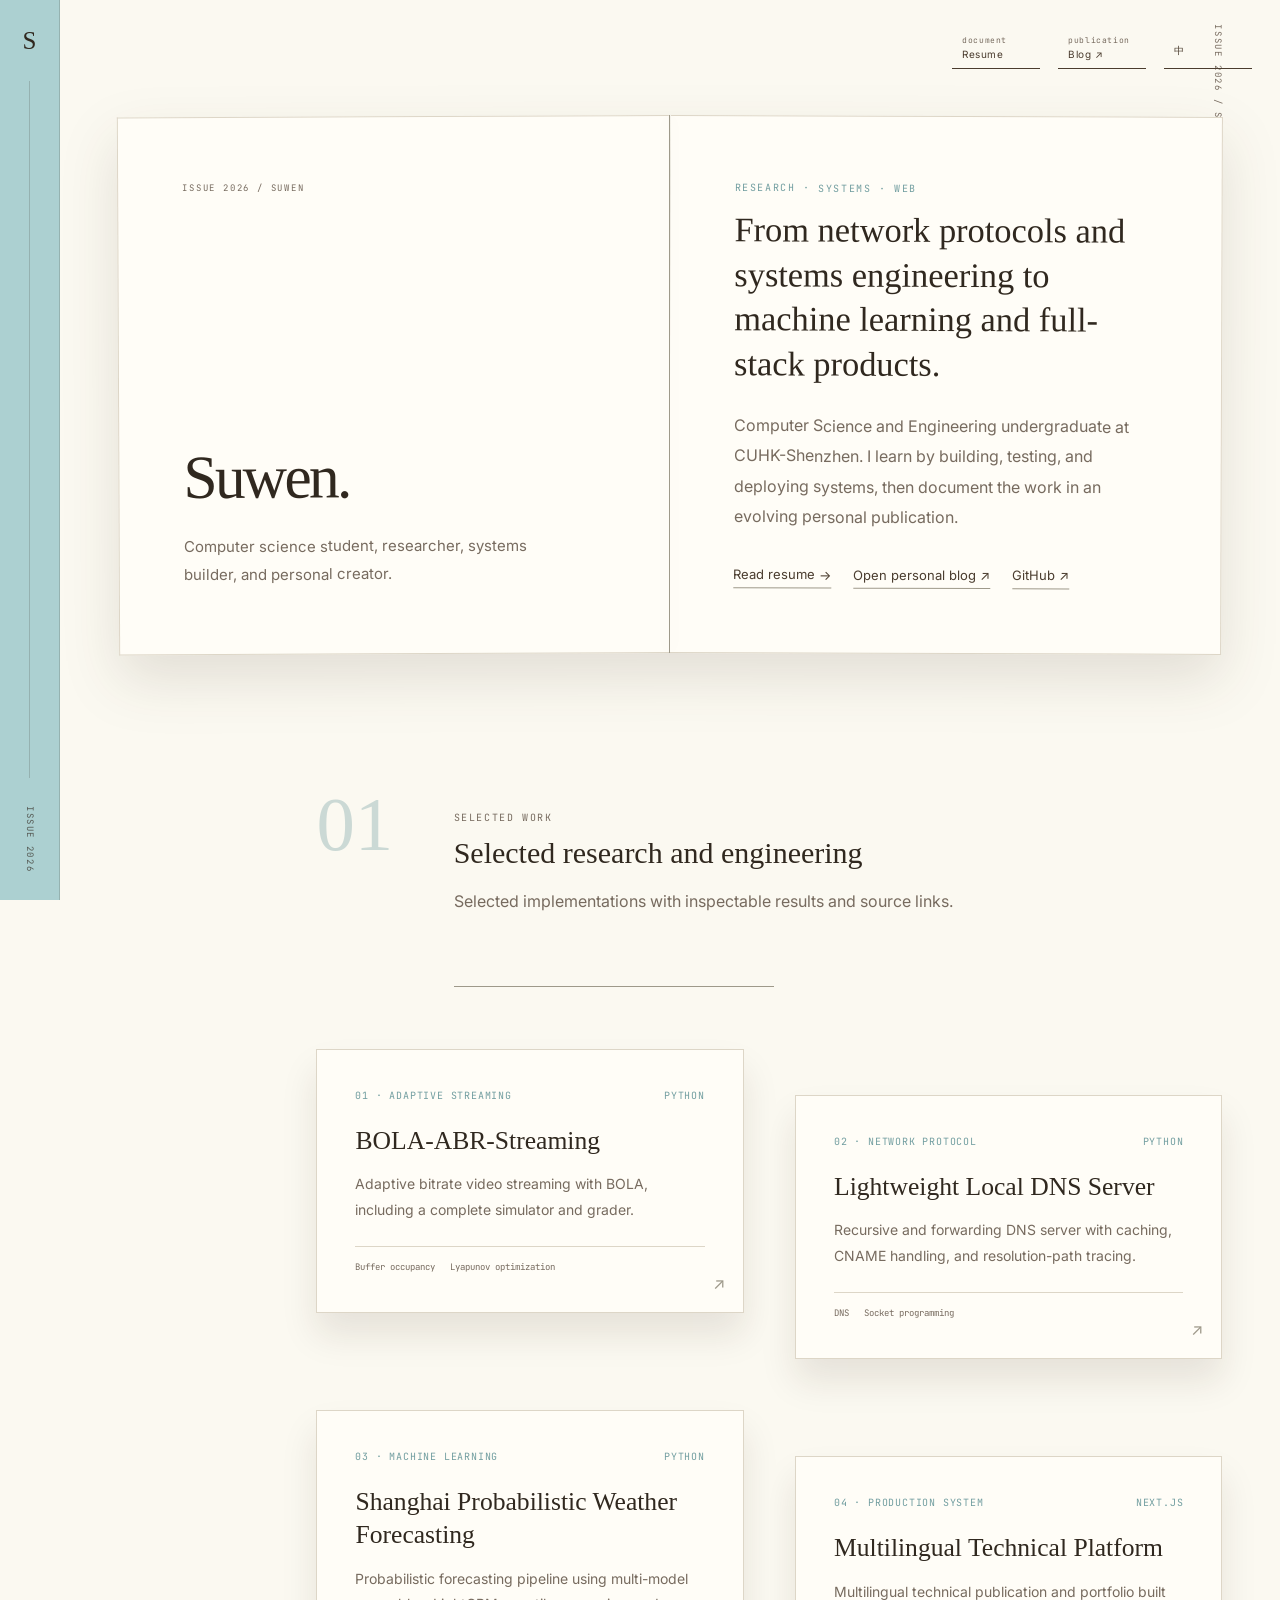
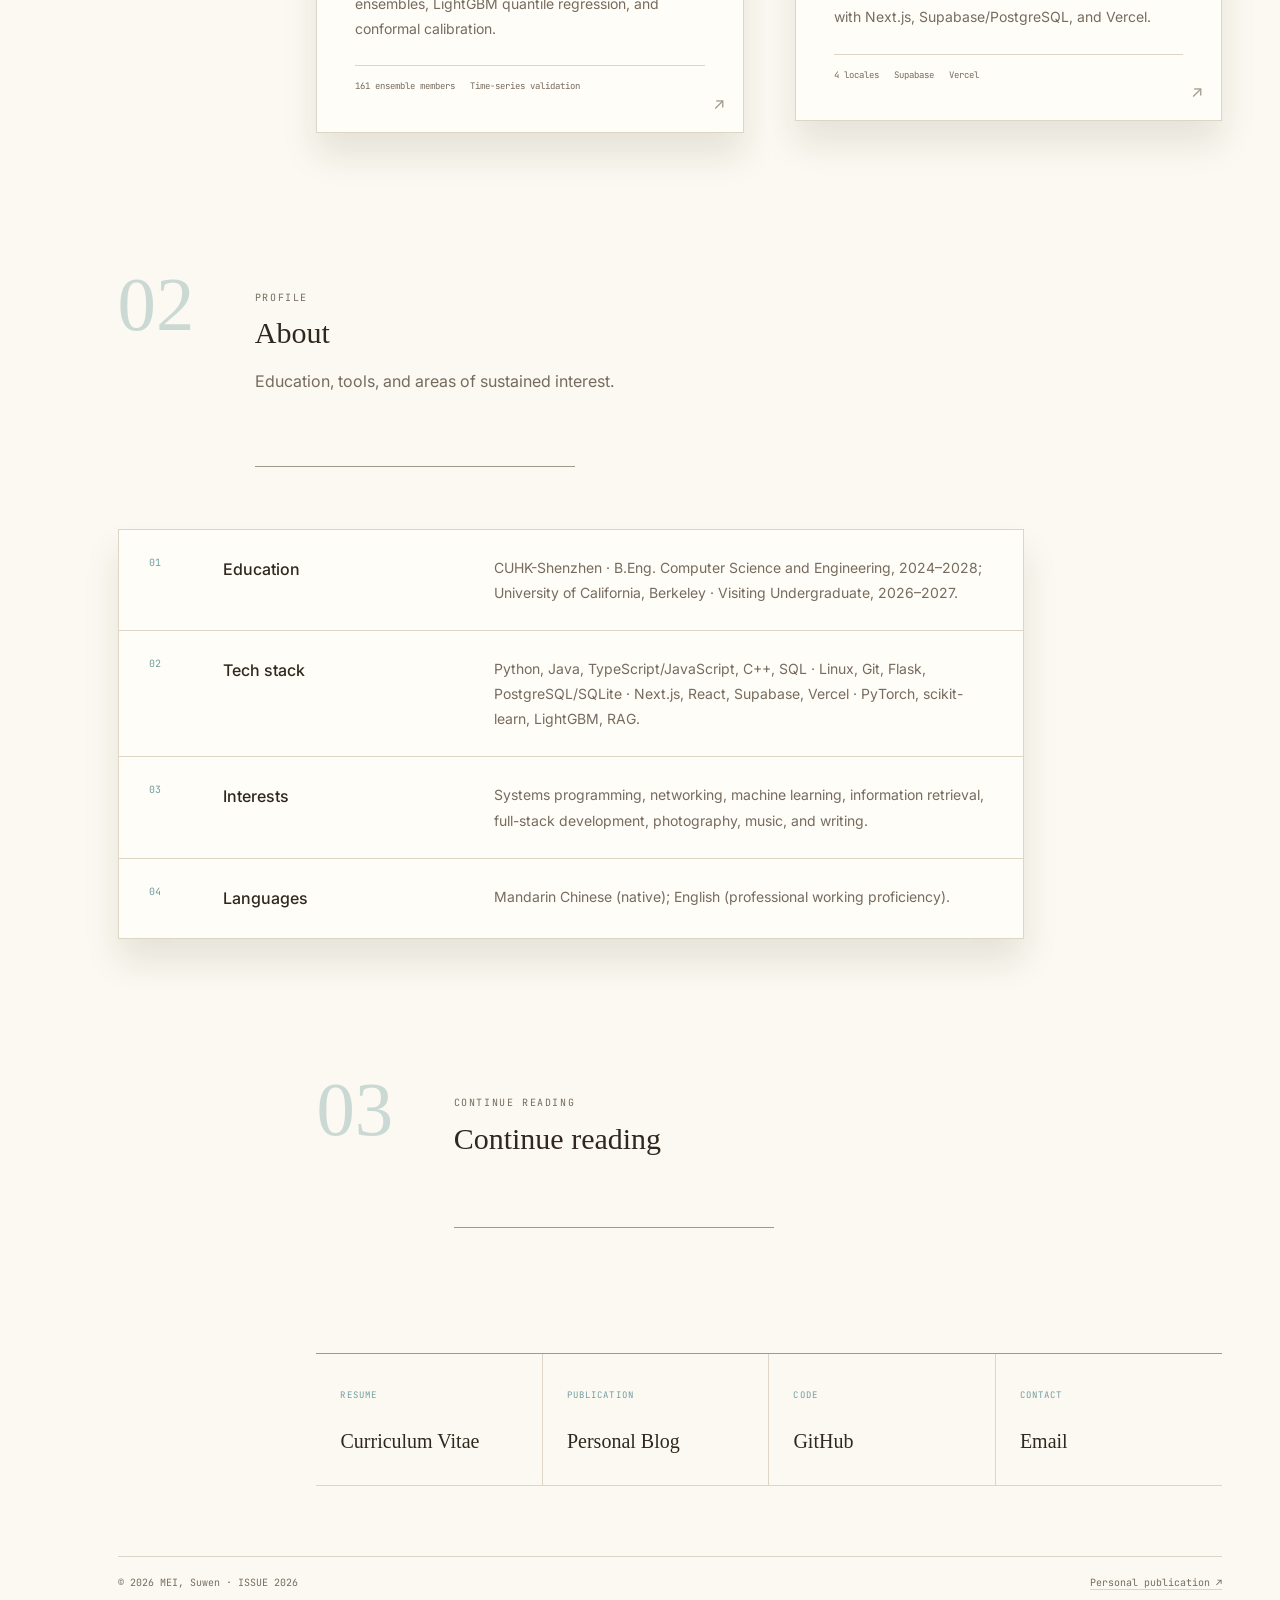
<file: index.html>
<!DOCTYPE html>
<html lang="zh">
<head>
  <meta charset="UTF-8">
  <meta name="viewport" content="width=device-width, initial-scale=1.0">
  <title>MEI, Suwen — CS Student & Developer</title>
  <meta name="description" content="Personal homepage of MEI, Suwen (梅苏文). Computer Science student at CUHK-Shenzhen.">
  <meta property="og:title" content="MEI, Suwen — CS Student & Developer">
  <meta property="og:description" content="Computer Science, systems, networking, machine learning, and full-stack development.">
  <meta property="og:type" content="website">
  <meta property="og:url" content="https://suwen02.github.io">
  <meta property="og:image" content="https://avatars.githubusercontent.com/u/179256519?v=4">
  <link rel="icon" href="data:image/svg+xml,<svg xmlns='http://www.w3.org/2000/svg' viewBox='0 0 28 28'><rect width='28' height='28' rx='4' fill='%23acd0d1'/><text x='14' y='20' text-anchor='middle' font-size='16' fill='%2330281f' font-family='serif'>S</text></svg>">
  <link rel="stylesheet" href="/assets/editorial.css">
</head>
<body>
  <aside class="editorial-rail" aria-label="Site identity">
    <a class="editorial-rail__brand" href="/" aria-label="Suwen home">S</a>
    <span class="editorial-rail__rule" aria-hidden="true"></span>
    <span class="editorial-rail__issue">ISSUE 2026</span>
  </aside>

  <header class="mobile-header">
    <a class="mobile-header__brand" href="/">Suwen.</a>
    <nav class="mobile-header__links" aria-label="Mobile navigation">
      <a href="/resume/">CV</a>
      <a data-blog-link href="https://suwen-blog.vercel.app/zh">BLOG</a>
      <button type="button" data-lang-toggle onclick="toggleLang()">EN</button>
    </nav>
  </header>

  <nav class="top-utility" aria-label="Primary navigation">
    <a class="utility-link" href="/resume/"><small>document</small><span data-lang-zh>简历</span><span data-lang-en>Resume</span></a>
    <a class="utility-link" data-blog-link href="https://suwen-blog.vercel.app/zh" target="_blank" rel="noopener"><small>publication</small>Blog ↗</a>
    <button class="utility-control" type="button" data-lang-toggle onclick="toggleLang()"><small>language</small>EN</button>
  </nav>

  <main class="editorial-main">
    <div class="publication-canvas">
      <p class="publication-canvas__issue">ISSUE 2026 / SUWEN</p>

      <section class="paper-spread" aria-labelledby="home-title">
        <div class="paper-spread__page paper-spread__page--left">
          <div class="hero-left">
            <p class="hero-issue">ISSUE 2026 / SUWEN</p>
            <h1 id="home-title" class="editorial-serif">Suwen.</h1>
            <p class="hero-identity" data-lang-zh>计算机科学学生，研究者、系统构建者与个人创作者。</p>
            <p class="hero-identity" data-lang-en>Computer science student, researcher, systems builder, and personal creator.</p>
          </div>
        </div>
        <div class="paper-spread__gutter" aria-hidden="true"></div>
        <div class="paper-spread__page paper-spread__page--right">
          <div class="hero-right">
            <p class="publication-kicker">RESEARCH · SYSTEMS · WEB</p>
            <h2 class="editorial-serif" data-lang-zh>从网络协议与系统工程，到机器学习和全栈产品。</h2>
            <h2 class="editorial-serif" data-lang-en>From network protocols and systems engineering to machine learning and full-stack products.</h2>
            <p data-lang-zh>香港中文大学（深圳）计算机科学与工程本科生。通过构建、测试和部署来理解系统如何工作，也把研究与工程记录整理成持续更新的个人出版物。</p>
            <p data-lang-en>Computer Science and Engineering undergraduate at CUHK-Shenzhen. I learn by building, testing, and deploying systems, then document the work in an evolving personal publication.</p>
            <div class="inline-links">
              <a href="/resume/"><span data-lang-zh>阅读简历</span><span data-lang-en>Read resume</span> →</a>
              <a data-blog-link href="https://suwen-blog.vercel.app/zh" target="_blank" rel="noopener"><span data-lang-zh>进入个人博客</span><span data-lang-en>Open personal blog</span> ↗</a>
              <a href="https://github.com/suwen02" target="_blank" rel="noopener">GitHub ↗</a>
            </div>
          </div>
        </div>
      </section>

      <section class="chapter chapter--right" aria-labelledby="projects-title">
        <div class="section-title">
          <span class="section-title__index">01</span>
          <div>
            <p class="publication-kicker">SELECTED WORK</p>
            <h2 id="projects-title" class="editorial-serif" data-lang-zh>研究与工程选集</h2>
            <h2 class="editorial-serif" data-lang-en>Selected research and engineering</h2>
            <p data-lang-zh>保留可复核的实现、结果和源码入口。</p>
            <p data-lang-en>Selected implementations with inspectable results and source links.</p>
          </div>
          <span class="section-title__rule" aria-hidden="true"></span>
        </div>

        <div class="offset-sheet-list">
          <a class="offset-sheet" href="https://github.com/suwen02/BOLA-ABR-Streaming" target="_blank" rel="noopener">
            <div class="offset-sheet__top"><span>01 · ADAPTIVE STREAMING</span><span>PYTHON</span></div>
            <h3 class="editorial-serif">BOLA-ABR-Streaming</h3>
            <p data-lang-zh>基于 BOLA 的自适应码率视频流实现，包含完整模拟器与评分器。</p>
            <p data-lang-en>Adaptive bitrate video streaming with BOLA, including a complete simulator and grader.</p>
            <div class="offset-sheet__meta"><span>Buffer occupancy</span><span>Lyapunov optimization</span></div>
            <span class="offset-sheet__arrow">↗</span>
          </a>

          <a class="offset-sheet" href="https://github.com/suwen02/Lightweight-Local-DNS-Server" target="_blank" rel="noopener">
            <div class="offset-sheet__top"><span>02 · NETWORK PROTOCOL</span><span>PYTHON</span></div>
            <h3 class="editorial-serif">Lightweight Local DNS Server</h3>
            <p data-lang-zh>支持递归解析与转发模式、本地缓存、CNAME 处理和路径追踪。</p>
            <p data-lang-en>Recursive and forwarding DNS server with caching, CNAME handling, and resolution-path tracing.</p>
            <div class="offset-sheet__meta"><span>DNS</span><span>Socket programming</span></div>
            <span class="offset-sheet__arrow">↗</span>
          </a>

          <a class="offset-sheet" href="https://github.com/suwen02/shanghai-weather-forecast" target="_blank" rel="noopener">
            <div class="offset-sheet__top"><span>03 · MACHINE LEARNING</span><span>PYTHON</span></div>
            <h3 class="editorial-serif">Shanghai Probabilistic Weather Forecasting</h3>
            <p data-lang-zh>多模式集合预报、LightGBM 分位数回归与 conformal calibration 的概率天气预测流水线。</p>
            <p data-lang-en>Probabilistic forecasting pipeline using multi-model ensembles, LightGBM quantile regression, and conformal calibration.</p>
            <div class="offset-sheet__meta"><span>161 ensemble members</span><span>Time-series validation</span></div>
            <span class="offset-sheet__arrow">↗</span>
          </a>

          <a class="offset-sheet" data-blog-link href="https://suwen-blog.vercel.app/zh" target="_blank" rel="noopener">
            <div class="offset-sheet__top"><span>04 · PRODUCTION SYSTEM</span><span>NEXT.JS</span></div>
            <h3 class="editorial-serif">Multilingual Technical Platform</h3>
            <p data-lang-zh>基于 Next.js、Supabase/PostgreSQL 与 Vercel 的多语言技术博客和作品系统。</p>
            <p data-lang-en>Multilingual technical publication and portfolio built with Next.js, Supabase/PostgreSQL, and Vercel.</p>
            <div class="offset-sheet__meta"><span>4 locales</span><span>Supabase</span><span>Vercel</span></div>
            <span class="offset-sheet__arrow">↗</span>
          </a>
        </div>
      </section>

      <section class="chapter chapter--left" aria-labelledby="about-title">
        <div class="section-title">
          <span class="section-title__index">02</span>
          <div>
            <p class="publication-kicker">PROFILE</p>
            <h2 id="about-title" class="editorial-serif" data-lang-zh>关于</h2>
            <h2 class="editorial-serif" data-lang-en>About</h2>
            <p data-lang-zh>学习背景、工具与长期关注方向。</p>
            <p data-lang-en>Education, tools, and areas of sustained interest.</p>
          </div>
          <span class="section-title__rule" aria-hidden="true"></span>
        </div>

        <div class="info-sheet">
          <div class="info-row">
            <span class="info-row__index">01</span>
            <h3 data-lang-zh>教育</h3><h3 data-lang-en>Education</h3>
            <p data-lang-zh>香港中文大学（深圳） · 计算机科学与工程，本科 2024–2028；University of California, Berkeley · Visiting Undergraduate, 2026–2027。</p>
            <p data-lang-en>CUHK-Shenzhen · B.Eng. Computer Science and Engineering, 2024–2028; University of California, Berkeley · Visiting Undergraduate, 2026–2027.</p>
          </div>
          <div class="info-row">
            <span class="info-row__index">02</span>
            <h3 data-lang-zh>技术栈</h3><h3 data-lang-en>Tech stack</h3>
            <p>Python, Java, TypeScript/JavaScript, C++, SQL · Linux, Git, Flask, PostgreSQL/SQLite · Next.js, React, Supabase, Vercel · PyTorch, scikit-learn, LightGBM, RAG.</p>
          </div>
          <div class="info-row">
            <span class="info-row__index">03</span>
            <h3 data-lang-zh>兴趣方向</h3><h3 data-lang-en>Interests</h3>
            <p data-lang-zh>系统编程、网络工程、机器学习、信息检索、全栈开发，以及摄影、音乐和写作。</p>
            <p data-lang-en>Systems programming, networking, machine learning, information retrieval, full-stack development, photography, music, and writing.</p>
          </div>
          <div class="info-row">
            <span class="info-row__index">04</span>
            <h3 data-lang-zh>语言</h3><h3 data-lang-en>Languages</h3>
            <p data-lang-zh>中文（母语）；英语（专业工作能力）。</p>
            <p data-lang-en>Mandarin Chinese (native); English (professional working proficiency).</p>
          </div>
        </div>
      </section>

      <section class="chapter chapter--right" aria-labelledby="links-title">
        <div class="section-title">
          <span class="section-title__index">03</span>
          <div>
            <p class="publication-kicker">CONTINUE READING</p>
            <h2 id="links-title" class="editorial-serif" data-lang-zh>继续翻阅</h2>
            <h2 class="editorial-serif" data-lang-en>Continue reading</h2>
          </div>
          <span class="section-title__rule" aria-hidden="true"></span>
        </div>
        <div class="contact-strip">
          <a href="/resume/"><span>Resume</span><strong>Curriculum Vitae</strong></a>
          <a data-blog-link href="https://suwen-blog.vercel.app/zh" target="_blank" rel="noopener"><span>Publication</span><strong>Personal Blog</strong></a>
          <a href="https://github.com/suwen02" target="_blank" rel="noopener"><span>Code</span><strong>GitHub</strong></a>
          <a href="mailto:mei.suwen02@gmail.com"><span>Contact</span><strong>Email</strong></a>
        </div>
      </section>

      <footer class="site-footer">
        <span>© 2026 MEI, Suwen · ISSUE 2026</span>
        <span><a data-blog-link href="https://suwen-blog.vercel.app/zh">Personal publication ↗</a></span>
      </footer>
    </div>
  </main>

  <script src="/assets/site.js"></script>
</body>
</html>
</file>
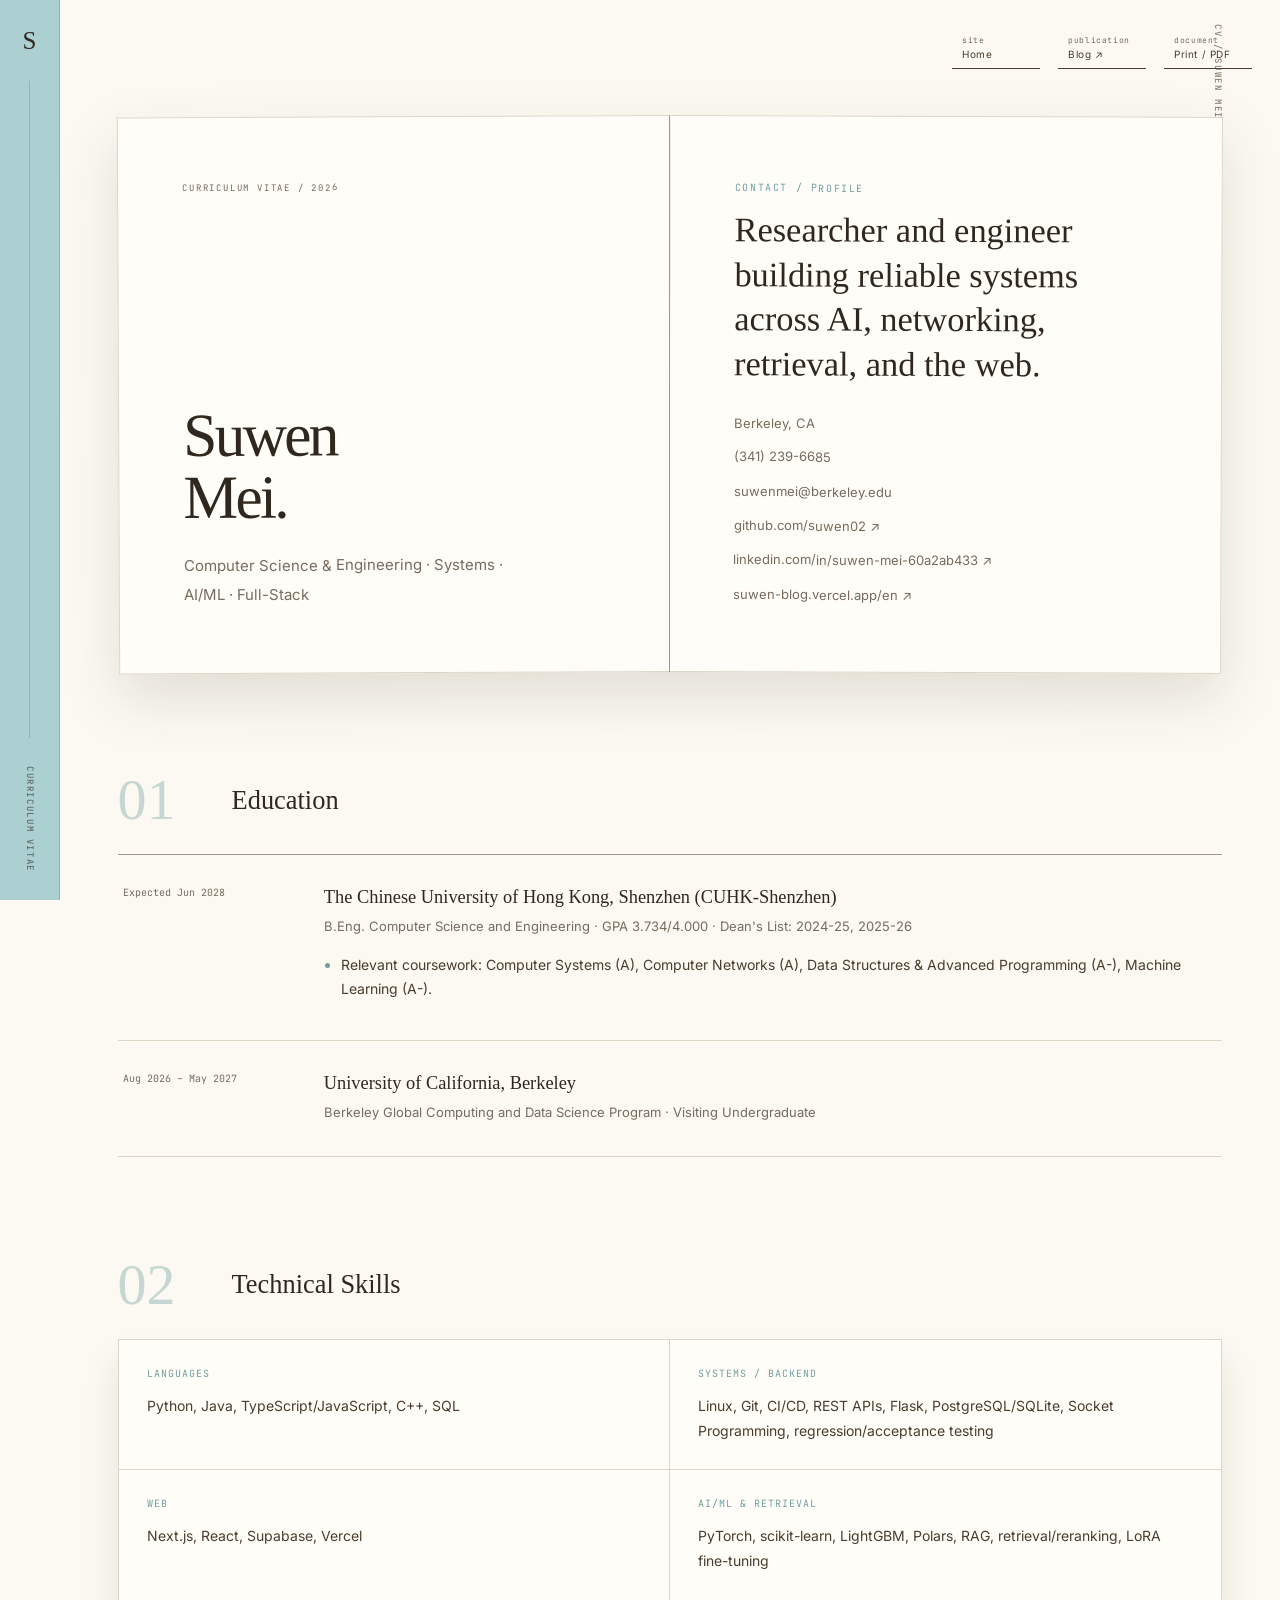
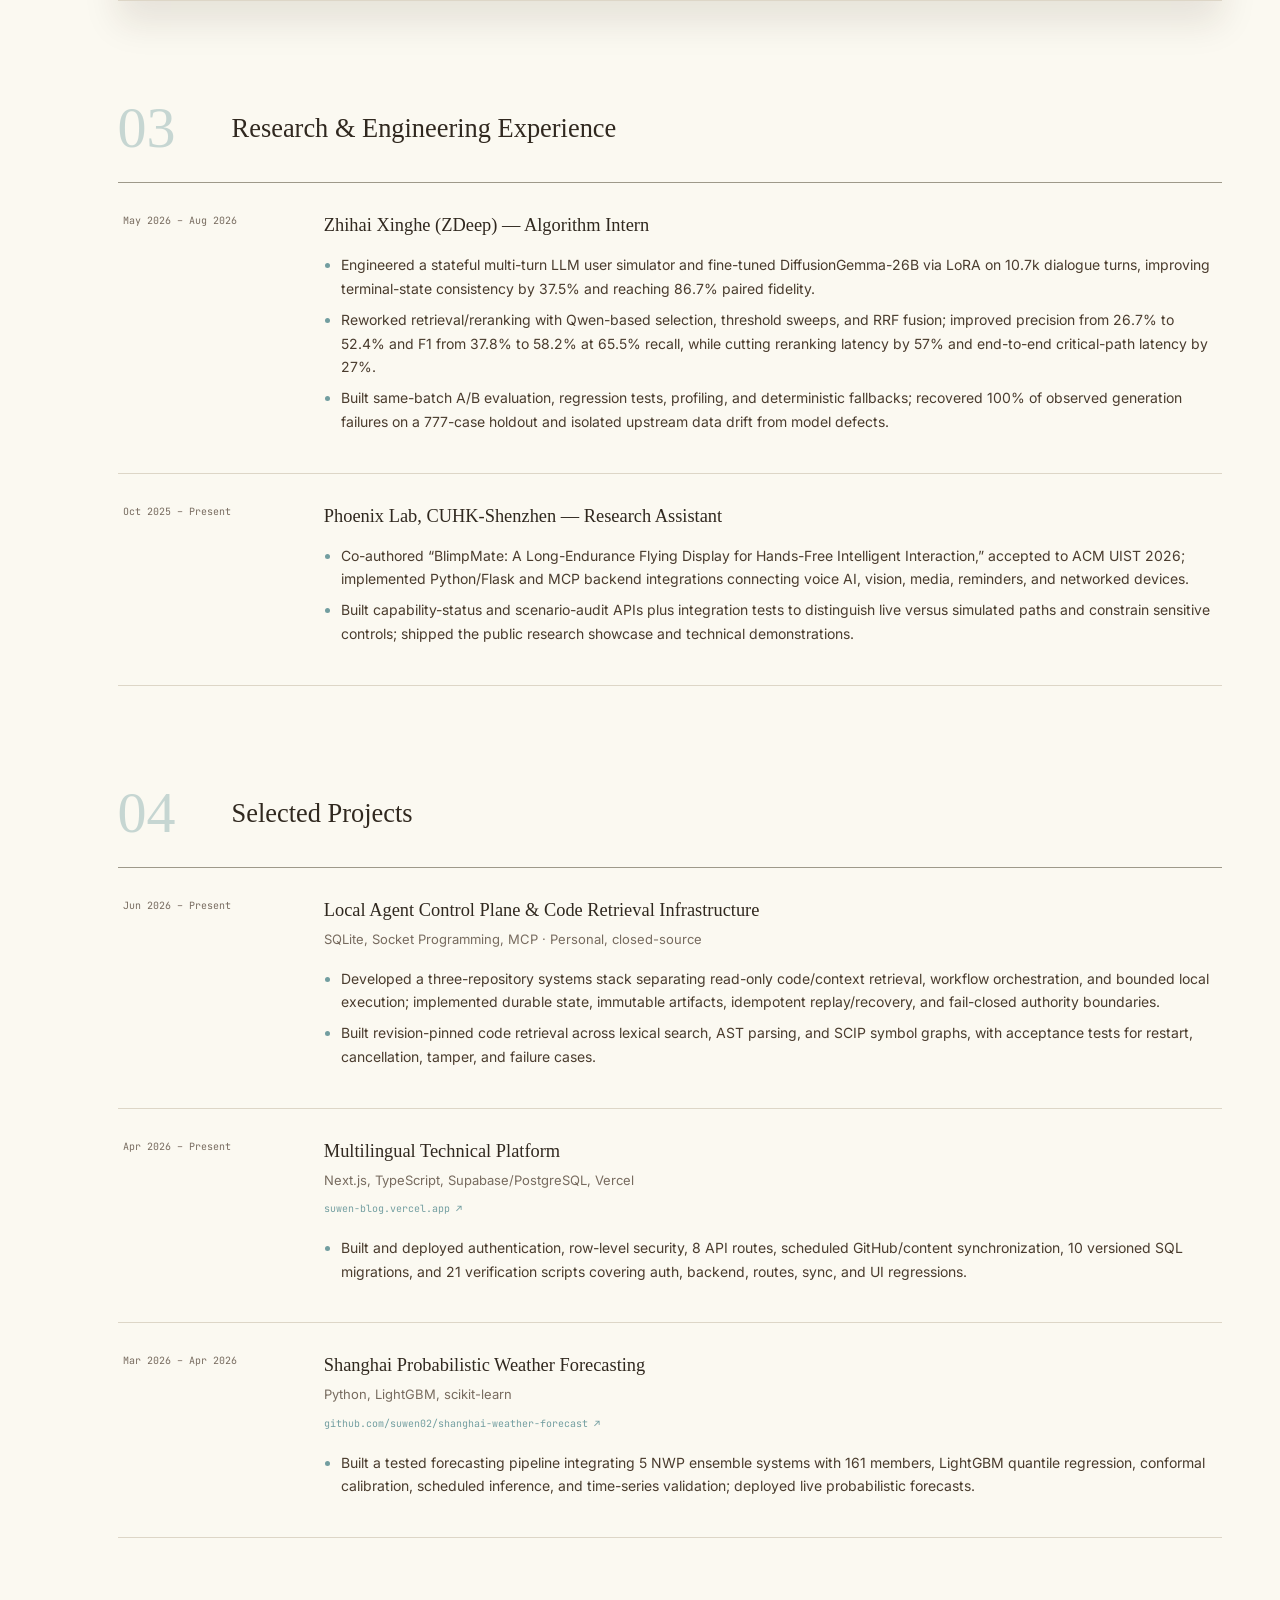
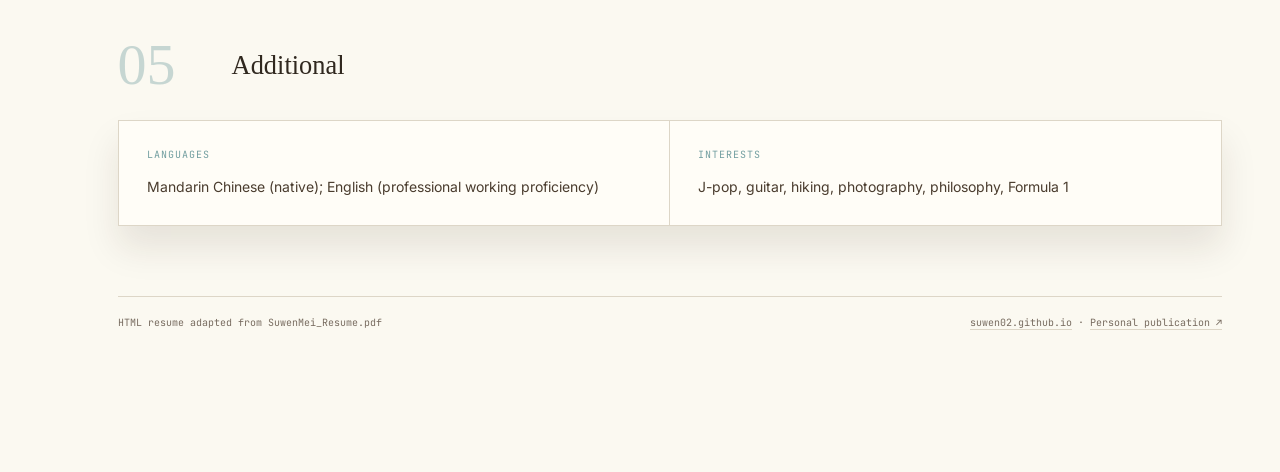
<file: resume/index.html>
<!DOCTYPE html>
<html lang="en">
<head>
  <meta charset="UTF-8">
  <meta name="viewport" content="width=device-width, initial-scale=1.0">
  <title>Resume — Suwen Mei</title>
  <meta name="description" content="Resume of Suwen Mei — computer science student, researcher, and software engineer.">
  <meta property="og:title" content="Resume — Suwen Mei">
  <meta property="og:description" content="Computer science, systems, AI/ML, and full-stack engineering experience.">
  <meta property="og:type" content="profile">
  <meta property="og:url" content="https://suwen02.github.io/resume/">
  <link rel="icon" href="data:image/svg+xml,<svg xmlns='http://www.w3.org/2000/svg' viewBox='0 0 28 28'><rect width='28' height='28' rx='4' fill='%23acd0d1'/><text x='14' y='20' text-anchor='middle' font-size='16' fill='%2330281f' font-family='serif'>S</text></svg>">
  <link rel="stylesheet" href="/assets/editorial.css">
</head>
<body>
  <aside class="editorial-rail" aria-label="Site identity">
    <a class="editorial-rail__brand" href="/" aria-label="Suwen home">S</a>
    <span class="editorial-rail__rule" aria-hidden="true"></span>
    <span class="editorial-rail__issue">CURRICULUM VITAE</span>
  </aside>

  <header class="mobile-header">
    <a class="mobile-header__brand" href="/">Suwen.</a>
    <nav class="mobile-header__links" aria-label="Mobile navigation">
      <a href="/">HOME</a>
      <a href="https://suwen-blog.vercel.app/en" target="_blank" rel="noopener">BLOG</a>
      <button type="button" onclick="window.print()">PDF</button>
    </nav>
  </header>

  <nav class="top-utility" aria-label="Resume navigation">
    <a class="utility-link" href="/"><small>site</small>Home</a>
    <a class="utility-link" href="https://suwen-blog.vercel.app/en" target="_blank" rel="noopener"><small>publication</small>Blog ↗</a>
    <button class="utility-control" type="button" onclick="window.print()"><small>document</small>Print / PDF</button>
  </nav>

  <main class="editorial-main">
    <div class="publication-canvas resume-canvas">
      <p class="publication-canvas__issue">CV / SUWEN MEI / 2026</p>

      <section class="paper-spread resume-heading" aria-labelledby="resume-name">
        <div class="paper-spread__page paper-spread__page--left">
          <div class="hero-left">
            <p class="hero-issue">CURRICULUM VITAE / 2026</p>
            <h1 id="resume-name" class="editorial-serif resume-name">Suwen<br>Mei.</h1>
            <p class="hero-identity">Computer Science & Engineering · Systems · AI/ML · Full-Stack</p>
          </div>
        </div>
        <div class="paper-spread__gutter" aria-hidden="true"></div>
        <div class="paper-spread__page paper-spread__page--right">
          <div class="hero-right">
            <p class="publication-kicker">CONTACT / PROFILE</p>
            <h2 class="editorial-serif">Researcher and engineer building reliable systems across AI, networking, retrieval, and the web.</h2>
            <div class="resume-contact">
              <span>Berkeley, CA</span>
              <a href="tel:+13412396685">(341) 239-6685</a>
              <a href="mailto:suwenmei@berkeley.edu">suwenmei@berkeley.edu</a>
              <a href="https://github.com/suwen02" target="_blank" rel="noopener">github.com/suwen02 ↗</a>
              <a href="https://www.linkedin.com/in/suwen-mei-60a2ab433" target="_blank" rel="noopener">linkedin.com/in/suwen-mei-60a2ab433 ↗</a>
              <a href="https://suwen-blog.vercel.app/en" target="_blank" rel="noopener">suwen-blog.vercel.app/en ↗</a>
            </div>
          </div>
        </div>
      </section>

      <section class="resume-section" aria-labelledby="education-title">
        <div class="resume-section__head"><span>01</span><h2 id="education-title" class="editorial-serif">Education</h2></div>
        <div class="resume-list">
          <article class="resume-entry">
            <time>Expected Jun 2028</time>
            <div>
              <h3>The Chinese University of Hong Kong, Shenzhen (CUHK-Shenzhen)</h3>
              <p class="resume-entry__sub">B.Eng. Computer Science and Engineering · GPA 3.734/4.000 · Dean's List: 2024-25, 2025-26</p>
              <ul><li>Relevant coursework: Computer Systems (A), Computer Networks (A), Data Structures & Advanced Programming (A-), Machine Learning (A-).</li></ul>
            </div>
          </article>
          <article class="resume-entry">
            <time>Aug 2026 – May 2027</time>
            <div>
              <h3>University of California, Berkeley</h3>
              <p class="resume-entry__sub">Berkeley Global Computing and Data Science Program · Visiting Undergraduate</p>
            </div>
          </article>
        </div>
      </section>

      <section class="resume-section" aria-labelledby="skills-title">
        <div class="resume-section__head"><span>02</span><h2 id="skills-title" class="editorial-serif">Technical Skills</h2></div>
        <div class="skills-grid">
          <div class="skill-cell"><h3>Languages</h3><p>Python, Java, TypeScript/JavaScript, C++, SQL</p></div>
          <div class="skill-cell"><h3>Systems / Backend</h3><p>Linux, Git, CI/CD, REST APIs, Flask, PostgreSQL/SQLite, Socket Programming, regression/acceptance testing</p></div>
          <div class="skill-cell"><h3>Web</h3><p>Next.js, React, Supabase, Vercel</p></div>
          <div class="skill-cell"><h3>AI/ML & Retrieval</h3><p>PyTorch, scikit-learn, LightGBM, Polars, RAG, retrieval/reranking, LoRA fine-tuning</p></div>
        </div>
      </section>

      <section class="resume-section" aria-labelledby="experience-title">
        <div class="resume-section__head"><span>03</span><h2 id="experience-title" class="editorial-serif">Research & Engineering Experience</h2></div>
        <div class="resume-list">
          <article class="resume-entry">
            <time>May 2026 – Aug 2026</time>
            <div>
              <h3>Zhihai Xinghe (ZDeep) — Algorithm Intern</h3>
              <ul>
                <li>Engineered a stateful multi-turn LLM user simulator and fine-tuned DiffusionGemma-26B via LoRA on 10.7k dialogue turns, improving terminal-state consistency by 37.5% and reaching 86.7% paired fidelity.</li>
                <li>Reworked retrieval/reranking with Qwen-based selection, threshold sweeps, and RRF fusion; improved precision from 26.7% to 52.4% and F1 from 37.8% to 58.2% at 65.5% recall, while cutting reranking latency by 57% and end-to-end critical-path latency by 27%.</li>
                <li>Built same-batch A/B evaluation, regression tests, profiling, and deterministic fallbacks; recovered 100% of observed generation failures on a 777-case holdout and isolated upstream data drift from model defects.</li>
              </ul>
            </div>
          </article>
          <article class="resume-entry">
            <time>Oct 2025 – Present</time>
            <div>
              <h3>Phoenix Lab, CUHK-Shenzhen — Research Assistant</h3>
              <ul>
                <li>Co-authored “BlimpMate: A Long-Endurance Flying Display for Hands-Free Intelligent Interaction,” accepted to ACM UIST 2026; implemented Python/Flask and MCP backend integrations connecting voice AI, vision, media, reminders, and networked devices.</li>
                <li>Built capability-status and scenario-audit APIs plus integration tests to distinguish live versus simulated paths and constrain sensitive controls; shipped the public research showcase and technical demonstrations.</li>
              </ul>
            </div>
          </article>
        </div>
      </section>

      <section class="resume-section" aria-labelledby="projects-title">
        <div class="resume-section__head"><span>04</span><h2 id="projects-title" class="editorial-serif">Selected Projects</h2></div>
        <div class="resume-list">
          <article class="resume-entry">
            <time>Jun 2026 – Present</time>
            <div>
              <h3>Local Agent Control Plane & Code Retrieval Infrastructure</h3>
              <p class="resume-entry__sub">SQLite, Socket Programming, MCP · Personal, closed-source</p>
              <ul>
                <li>Developed a three-repository systems stack separating read-only code/context retrieval, workflow orchestration, and bounded local execution; implemented durable state, immutable artifacts, idempotent replay/recovery, and fail-closed authority boundaries.</li>
                <li>Built revision-pinned code retrieval across lexical search, AST parsing, and SCIP symbol graphs, with acceptance tests for restart, cancellation, tamper, and failure cases.</li>
              </ul>
            </div>
          </article>
          <article class="resume-entry">
            <time>Apr 2026 – Present</time>
            <div>
              <h3>Multilingual Technical Platform</h3>
              <p class="resume-entry__sub">Next.js, TypeScript, Supabase/PostgreSQL, Vercel</p>
              <a class="resume-entry__link" href="https://suwen-blog.vercel.app" target="_blank" rel="noopener">suwen-blog.vercel.app ↗</a>
              <ul><li>Built and deployed authentication, row-level security, 8 API routes, scheduled GitHub/content synchronization, 10 versioned SQL migrations, and 21 verification scripts covering auth, backend, routes, sync, and UI regressions.</li></ul>
            </div>
          </article>
          <article class="resume-entry">
            <time>Mar 2026 – Apr 2026</time>
            <div>
              <h3>Shanghai Probabilistic Weather Forecasting</h3>
              <p class="resume-entry__sub">Python, LightGBM, scikit-learn</p>
              <a class="resume-entry__link" href="https://github.com/suwen02/shanghai-weather-forecast" target="_blank" rel="noopener">github.com/suwen02/shanghai-weather-forecast ↗</a>
              <ul><li>Built a tested forecasting pipeline integrating 5 NWP ensemble systems with 161 members, LightGBM quantile regression, conformal calibration, scheduled inference, and time-series validation; deployed live probabilistic forecasts.</li></ul>
            </div>
          </article>
        </div>
      </section>

      <section class="resume-section" aria-labelledby="additional-title">
        <div class="resume-section__head"><span>05</span><h2 id="additional-title" class="editorial-serif">Additional</h2></div>
        <div class="skills-grid">
          <div class="skill-cell"><h3>Languages</h3><p>Mandarin Chinese (native); English (professional working proficiency)</p></div>
          <div class="skill-cell"><h3>Interests</h3><p>J-pop, guitar, hiking, photography, philosophy, Formula 1</p></div>
        </div>
      </section>

      <footer class="site-footer">
        <span>HTML resume adapted from SuwenMei_Resume.pdf</span>
        <span><a href="/">suwen02.github.io</a> · <a href="https://suwen-blog.vercel.app/en">Personal publication ↗</a></span>
      </footer>
    </div>
  </main>
</body>
</html>
</file>
<file: assets/editorial.css>
@import url('https://fonts.googleapis.com/css2?family=Inter:wght@400;500;600&family=JetBrains+Mono:wght@400;500&display=swap');

*, *::before, *::after { box-sizing: border-box; }

:root {
  --paper: #fbf9f1;
  --paper-bright: #fffdf7;
  --paper-muted: #f2eee3;
  --ink: #4a3c2e;
  --ink-strong: #30281f;
  --ink-soft: #776b5f;
  --rule: #9e998a;
  --rule-soft: #ddd6c7;
  --yoru-cyan: #acd0d1;
  --yoru-cyan-deep: #729ea0;
  --ruri: #766fa8;
  --publication-wide: 1280px;
  --font-editorial-latin: "Iowan Old Style", Baskerville, Georgia, "Times New Roman", serif;
  --font-editorial-cjk: "Songti SC", "STSong", "Yu Mincho", "Hiragino Mincho ProN", Georgia, serif;
  --font-ui: "Inter", -apple-system, BlinkMacSystemFont, "Segoe UI", "PingFang SC", sans-serif;
  --font-mono: "JetBrains Mono", ui-monospace, SFMono-Regular, Menlo, monospace;
  --shadow: 0 22px 34px rgba(48, 31, 16, .10);
  --shadow-hover: 0 26px 40px rgba(48, 31, 16, .15);
}

html { scroll-behavior: smooth; }
body {
  margin: 0;
  min-height: 100vh;
  background: var(--paper);
  color: var(--ink);
  font-family: var(--font-ui);
  font-size: 16px;
  line-height: 1.8;
  -webkit-font-smoothing: antialiased;
}
a { color: inherit; }
button, input, textarea { font: inherit; }
::selection { background: var(--yoru-cyan); color: var(--ink-strong); }

[data-lang-en] { display: none; }
html[lang="en"] [data-lang-en] { display: revert; }
html[lang="en"] [data-lang-zh] { display: none; }

.editorial-serif { font-family: var(--font-editorial-latin); }
html[lang="zh"] .editorial-serif { font-family: var(--font-editorial-cjk); }

.editorial-rail {
  position: fixed;
  inset: 0 auto 0 0;
  z-index: 20;
  width: 60px;
  height: 100vh;
  background: var(--yoru-cyan);
  border-right: 1px solid rgba(48, 40, 31, .18);
  display: flex;
  flex-direction: column;
  align-items: center;
}
.editorial-rail__brand {
  margin-top: 28px;
  color: var(--ink-strong);
  font: 400 25px/1 var(--font-editorial-latin);
  text-decoration: none;
}
.editorial-rail__rule { width: 1px; flex: 1; margin: 28px 0; background: rgba(48, 40, 31, .18); }
.editorial-rail__issue {
  margin-bottom: 28px;
  color: rgba(48, 40, 31, .7);
  font: 400 9px/1 var(--font-mono);
  letter-spacing: .18em;
  writing-mode: vertical-rl;
}

.mobile-header { display: none; }

.editorial-main {
  min-height: 100vh;
  margin-left: 60px;
  overflow-x: clip;
}

.top-utility {
  position: fixed;
  z-index: 15;
  top: 23px;
  right: 28px;
  display: flex;
  gap: 18px;
  align-items: end;
}
.utility-link,
.utility-control {
  min-width: 88px;
  min-height: 42px;
  padding: 13px 10px 7px;
  border: 0;
  border-bottom: 1px solid var(--ink);
  background: transparent;
  color: var(--ink);
  text-decoration: none;
  font: 400 10px/1.3 var(--font-ui);
  letter-spacing: .06em;
  cursor: pointer;
  text-align: left;
}
.utility-link small,
.utility-control small {
  display: block;
  margin-bottom: 4px;
  color: var(--ink-soft);
  font: 400 8px/1 var(--font-mono);
  letter-spacing: .08em;
  text-transform: lowercase;
}
.utility-link:hover,
.utility-link:focus-visible,
.utility-control:hover,
.utility-control:focus-visible { border-bottom-color: var(--yoru-cyan-deep); color: var(--yoru-cyan-deep); outline: 0; }

.publication-canvas {
  position: relative;
  width: min(var(--publication-wide), calc(100% - clamp(48px, 9vw, 140px)));
  margin-inline: auto;
  padding: clamp(82px, 9vw, 118px) 0 clamp(86px, 11vw, 150px);
}
.publication-canvas__issue {
  position: absolute;
  top: 24px;
  right: 0;
  margin: 0;
  color: var(--ink-soft);
  font: 400 9px/1 var(--font-mono);
  letter-spacing: .2em;
  writing-mode: vertical-rl;
}
.publication-kicker {
  margin: 0;
  color: var(--yoru-cyan-deep);
  font: 400 10px/1.5 var(--font-mono);
  letter-spacing: .16em;
  text-transform: uppercase;
}

.paper-spread {
  position: relative;
  display: grid;
  grid-template-columns: minmax(0, 1fr) 1px minmax(0, 1fr);
  width: min(1120px, 100%);
  margin-inline: auto;
  filter: drop-shadow(0 24px 28px rgba(48, 31, 16, .12));
}
.paper-spread__page {
  position: relative;
  min-height: 400px;
  padding: clamp(34px, 5vw, 72px);
  background: var(--paper-bright);
  border: 1px solid var(--rule-soft);
}
.paper-spread__page--left { border-right: 0; transform: rotate(-.25deg); transform-origin: right center; }
.paper-spread__page--right { border-left: 0; transform: rotate(.2deg); transform-origin: left center; }
.paper-spread__gutter { position: relative; z-index: 2; background: var(--rule); box-shadow: 0 0 16px rgba(48, 31, 16, .14); }

.hero-left,
.hero-right { min-height: 100%; display: flex; flex-direction: column; }
.hero-issue { margin: 0 0 auto; color: var(--ink-soft); font: 400 9px/1.5 var(--font-mono); letter-spacing: .2em; }
.hero-left h1 {
  margin: clamp(62px, 10vw, 132px) 0 0;
  color: var(--ink-strong);
  font-size: clamp(2.4rem, 4.8vw, 4.25rem);
  font-weight: 400;
  line-height: 1;
  letter-spacing: -.045em;
}
.hero-identity { max-width: 360px; margin: 24px 0 0; color: var(--ink-soft); font-size: 15px; line-height: 1.9; }
.hero-right { justify-content: center; }
.hero-right h2 {
  max-width: 500px;
  margin: 12px 0 0;
  color: var(--ink-strong);
  font-size: clamp(1.55rem, 2.8vw, 2.15rem);
  font-weight: 400;
  line-height: 1.3;
}
.hero-right > p:not(.publication-kicker) { max-width: 520px; margin: 24px 0 0; color: var(--ink-soft); line-height: 1.9; }
.inline-links { display: flex; flex-wrap: wrap; gap: 22px; margin-top: 32px; }
.inline-links a {
  color: var(--ink);
  text-decoration: none;
  border-bottom: 1px solid var(--rule);
  font-size: 13px;
}
.inline-links a:hover,
.inline-links a:focus-visible { color: var(--yoru-cyan-deep); border-color: var(--yoru-cyan-deep); outline: 0; }

.chapter {
  position: relative;
  width: min(82%, 1050px);
  margin-top: clamp(88px, 11vw, 150px);
}
.chapter--left { margin-right: auto; }
.chapter--right { margin-left: auto; }

.section-title {
  display: grid;
  grid-template-columns: 86px minmax(0, 1fr);
  gap: clamp(20px, 4vw, 54px);
  align-items: start;
  margin-bottom: clamp(30px, 5vw, 62px);
}
.section-title__index {
  color: rgba(114, 158, 160, .35);
  font: 200 clamp(46px, 6vw, 82px)/.82 var(--font-editorial-latin);
}
.section-title h2 {
  margin: 7px 0 0;
  color: var(--ink-strong);
  font-size: clamp(1.45rem, 2.5vw, 1.875rem);
  font-weight: 400;
  line-height: 1.25;
}
.section-title p { max-width: 720px; margin: 15px 0 0; color: var(--ink-soft); line-height: 1.85; }
.section-title__rule { grid-column: 2; width: min(320px, 70%); height: 1px; margin-top: 18px; background: var(--rule); }

.offset-sheet-list {
  display: grid;
  grid-template-columns: repeat(2, minmax(0, 1fr));
  gap: clamp(26px, 4vw, 56px);
  align-items: start;
}
.offset-sheet {
  position: relative;
  min-height: 210px;
  padding: clamp(26px, 3vw, 38px);
  background: var(--paper-bright);
  color: var(--ink);
  border: 1px solid var(--rule-soft);
  box-shadow: var(--shadow);
  text-decoration: none;
  transition: transform .25s ease, box-shadow .25s ease;
}
.offset-sheet:nth-child(even) { margin-top: 46px; }
.offset-sheet:hover,
.offset-sheet:focus-visible { transform: translateY(-3px); box-shadow: var(--shadow-hover); outline: 0; }
.offset-sheet__top { display: flex; justify-content: space-between; gap: 20px; color: var(--yoru-cyan-deep); font: 400 10px/1.5 var(--font-mono); letter-spacing: .08em; }
.offset-sheet h3 { margin: 22px 0 0; color: var(--ink-strong); font-size: clamp(1.25rem, 2vw, 1.65rem); font-weight: 400; line-height: 1.28; }
.offset-sheet p { margin: 14px 0 0; color: var(--ink-soft); font-size: 14px; line-height: 1.8; }
.offset-sheet__meta { display: flex; flex-wrap: wrap; gap: 9px 15px; margin-top: 24px; padding-top: 14px; border-top: 1px solid var(--rule-soft); color: var(--ink-soft); font: 400 9px/1.5 var(--font-mono); }
.offset-sheet__arrow { position: absolute; right: 18px; bottom: 14px; color: var(--rule); }

.info-sheet {
  background: var(--paper-bright);
  border: 1px solid var(--rule-soft);
  box-shadow: var(--shadow);
}
.info-row {
  display: grid;
  grid-template-columns: 52px minmax(140px, .5fr) minmax(0, 1fr);
  gap: 22px;
  padding: 25px 30px;
  border-bottom: 1px solid var(--rule-soft);
}
.info-row:last-child { border-bottom: 0; }
.info-row__index { color: var(--yoru-cyan-deep); font: 400 10px/1.6 var(--font-mono); }
.info-row h3 { margin: 0; color: var(--ink-strong); font-size: 1rem; font-weight: 500; }
.info-row p, .info-row ul { margin: 0; color: var(--ink-soft); font-size: 14px; line-height: 1.8; }
.info-row ul { padding-left: 1rem; }
.info-row li + li { margin-top: 3px; }

.contact-strip {
  display: grid;
  grid-template-columns: repeat(4, 1fr);
  margin-top: clamp(76px, 10vw, 125px);
  border-top: 1px solid var(--rule);
}
.contact-strip a {
  min-height: 132px;
  padding: 24px;
  border-right: 1px solid var(--rule-soft);
  border-bottom: 1px solid var(--rule-soft);
  color: var(--ink);
  text-decoration: none;
}
.contact-strip a:last-child { border-right: 0; }
.contact-strip span { color: var(--yoru-cyan-deep); font: 400 9px/1 var(--font-mono); letter-spacing: .12em; text-transform: uppercase; }
.contact-strip strong { display: block; margin-top: 23px; color: var(--ink-strong); font: 400 1.25rem/1.25 var(--font-editorial-latin); }

.site-footer {
  display: flex;
  justify-content: space-between;
  gap: 22px;
  margin-top: 70px;
  padding-top: 18px;
  border-top: 1px solid var(--rule-soft);
  color: var(--ink-soft);
  font: 400 10px/1.6 var(--font-mono);
}
.site-footer a { text-decoration: none; border-bottom: 1px solid var(--rule-soft); }

/* Resume */
.resume-canvas { width: min(1120px, calc(100% - clamp(48px, 9vw, 140px))); }
.resume-heading { margin-bottom: clamp(70px, 8vw, 110px); }
.resume-heading .paper-spread__page { min-height: 330px; }
.resume-name { margin-top: auto !important; }
.resume-contact { display: grid; gap: 10px; margin-top: 26px; color: var(--ink-soft); font-size: 13px; }
.resume-contact a { text-decoration: none; border-bottom: 1px solid transparent; width: fit-content; }
.resume-contact a:hover { color: var(--yoru-cyan-deep); border-color: var(--yoru-cyan-deep); }

.resume-section { margin-top: clamp(64px, 8vw, 104px); }
.resume-section__head {
  display: grid;
  grid-template-columns: 86px minmax(0, 1fr);
  gap: 28px;
  align-items: end;
  margin-bottom: 30px;
}
.resume-section__head span { color: rgba(114, 158, 160, .38); font: 200 58px/.85 var(--font-editorial-latin); }
.resume-section__head h2 { margin: 0; color: var(--ink-strong); font-size: 1.65rem; font-weight: 400; }
.resume-list { border-top: 1px solid var(--rule); }
.resume-entry {
  display: grid;
  grid-template-columns: 150px minmax(0, 1fr);
  gap: clamp(24px, 4vw, 54px);
  padding: 30px 5px 32px;
  border-bottom: 1px solid var(--rule-soft);
}
.resume-entry time { color: var(--ink-soft); font: 400 10px/1.6 var(--font-mono); }
.resume-entry h3 { margin: 0; color: var(--ink-strong); font: 400 1.15rem/1.35 var(--font-editorial-latin); }
.resume-entry__sub { margin: 5px 0 0; color: var(--ink-soft); font-size: 13px; }
.resume-entry ul { margin: 15px 0 0; padding-left: 1.05rem; color: var(--ink); }
.resume-entry li { margin: 7px 0; font-size: 14px; line-height: 1.7; }
.resume-entry li::marker { color: var(--yoru-cyan-deep); }
.resume-entry__link { display: inline-block; margin-top: 8px; color: var(--yoru-cyan-deep); font: 400 10px/1.5 var(--font-mono); text-decoration: none; }
.skills-grid { display: grid; grid-template-columns: repeat(2, 1fr); gap: 0; border: 1px solid var(--rule-soft); background: var(--paper-bright); box-shadow: var(--shadow); }
.skill-cell { padding: 26px 28px; border-right: 1px solid var(--rule-soft); border-bottom: 1px solid var(--rule-soft); }
.skill-cell:nth-child(even) { border-right: 0; }
.skill-cell:nth-last-child(-n+2) { border-bottom: 0; }
.skill-cell h3 { margin: 0; color: var(--yoru-cyan-deep); font: 400 10px/1.5 var(--font-mono); letter-spacing: .1em; text-transform: uppercase; }
.skill-cell p { margin: 12px 0 0; color: var(--ink); font-size: 14px; line-height: 1.8; }

@media (max-width: 900px) {
  .editorial-rail, .top-utility { display: none; }
  .mobile-header {
    position: fixed;
    inset: 0 0 auto;
    z-index: 30;
    height: 60px;
    padding: 0 18px;
    background: rgba(251, 249, 241, .97);
    border-bottom: 1px solid var(--rule);
    display: flex;
    align-items: center;
    justify-content: space-between;
  }
  .mobile-header__brand { color: var(--ink-strong); font: 400 18px/1 var(--font-editorial-latin); text-decoration: none; }
  .mobile-header__links { display: flex; height: 100%; }
  .mobile-header__links a,
  .mobile-header__links button {
    display: grid;
    place-items: center;
    min-width: 58px;
    padding: 0 10px;
    border: 0;
    border-left: 1px solid var(--rule-soft);
    background: transparent;
    color: var(--ink);
    text-decoration: none;
    font: 400 9px/1 var(--font-ui);
    letter-spacing: .08em;
    cursor: pointer;
  }
  .editorial-main { margin-left: 0; padding-top: 60px; }
  .publication-canvas, .resume-canvas { width: min(760px, calc(100% - 36px)); padding-top: 42px; }
  .publication-canvas__issue { display: none; }
  .paper-spread { grid-template-columns: 1fr; filter: drop-shadow(0 18px 22px rgba(48, 31, 16, .10)); }
  .paper-spread__gutter { display: none; }
  .paper-spread__page { min-height: auto; border: 1px solid var(--rule-soft); transform: none; }
  .paper-spread__page--right { border-top: 0; }
  .hero-left h1 { margin-top: 48px; }
  .chapter { width: 100%; }
  .offset-sheet-list { grid-template-columns: 1fr; }
  .offset-sheet:nth-child(even) { margin-top: 0; }
  .contact-strip { grid-template-columns: repeat(2, 1fr); }
  .contact-strip a:nth-child(2) { border-right: 0; }
  .info-row { grid-template-columns: 42px minmax(120px, .5fr) minmax(0, 1fr); }
}

@media (max-width: 620px) {
  body { font-size: 15px; }
  .mobile-header { padding: 0 14px; }
  .publication-canvas, .resume-canvas { width: calc(100% - 32px); padding-bottom: 80px; }
  .paper-spread__page { padding: 28px 24px; }
  .hero-left h1 { margin-top: 34px; font-size: 2.55rem; }
  .hero-identity { margin-top: 16px; }
  .hero-right h2 { font-size: 1.45rem; }
  .hero-right > p:not(.publication-kicker) { margin-top: 16px; }
  .inline-links { gap: 15px; margin-top: 24px; }
  .section-title { grid-template-columns: 58px minmax(0, 1fr); gap: 18px; }
  .section-title__index { font-size: 56px; }
  .offset-sheet { min-height: 0; padding: 25px 23px; }
  .info-row { grid-template-columns: 34px 1fr; gap: 10px 14px; padding: 22px 20px; }
  .info-row > p, .info-row > ul { grid-column: 2; }
  .contact-strip { grid-template-columns: 1fr; }
  .contact-strip a { min-height: 104px; border-right: 0; }
  .site-footer { flex-direction: column; }
  .resume-heading { margin-bottom: 60px; }
  .resume-section__head { grid-template-columns: 58px 1fr; gap: 16px; }
  .resume-section__head span { font-size: 50px; }
  .resume-entry { grid-template-columns: 1fr; gap: 8px; padding: 25px 3px 28px; }
  .skills-grid { grid-template-columns: 1fr; }
  .skill-cell, .skill-cell:nth-child(even), .skill-cell:nth-last-child(-n+2) { border-right: 0; border-bottom: 1px solid var(--rule-soft); }
  .skill-cell:last-child { border-bottom: 0; }
}

@media print {
  body { background: #fff; color: #111; font-size: 10.5pt; }
  .editorial-rail, .mobile-header, .top-utility, .site-footer { display: none !important; }
  .editorial-main { margin: 0; padding: 0; }
  .resume-canvas { width: 100%; padding: 0; }
  .resume-heading { margin-bottom: 28px; }
  .paper-spread { display: block; filter: none; }
  .paper-spread__page { min-height: 0; padding: 0; border: 0; transform: none; background: #fff; }
  .paper-spread__page--right { margin-top: 14px; }
  .resume-section { margin-top: 26px; break-inside: auto; }
  .resume-section__head { margin-bottom: 12px; }
  .resume-section__head span { font-size: 30px; }
  .resume-entry { break-inside: avoid; padding: 13px 0 14px; }
  .skills-grid { box-shadow: none; }
  a { color: inherit !important; }
}
</file>
